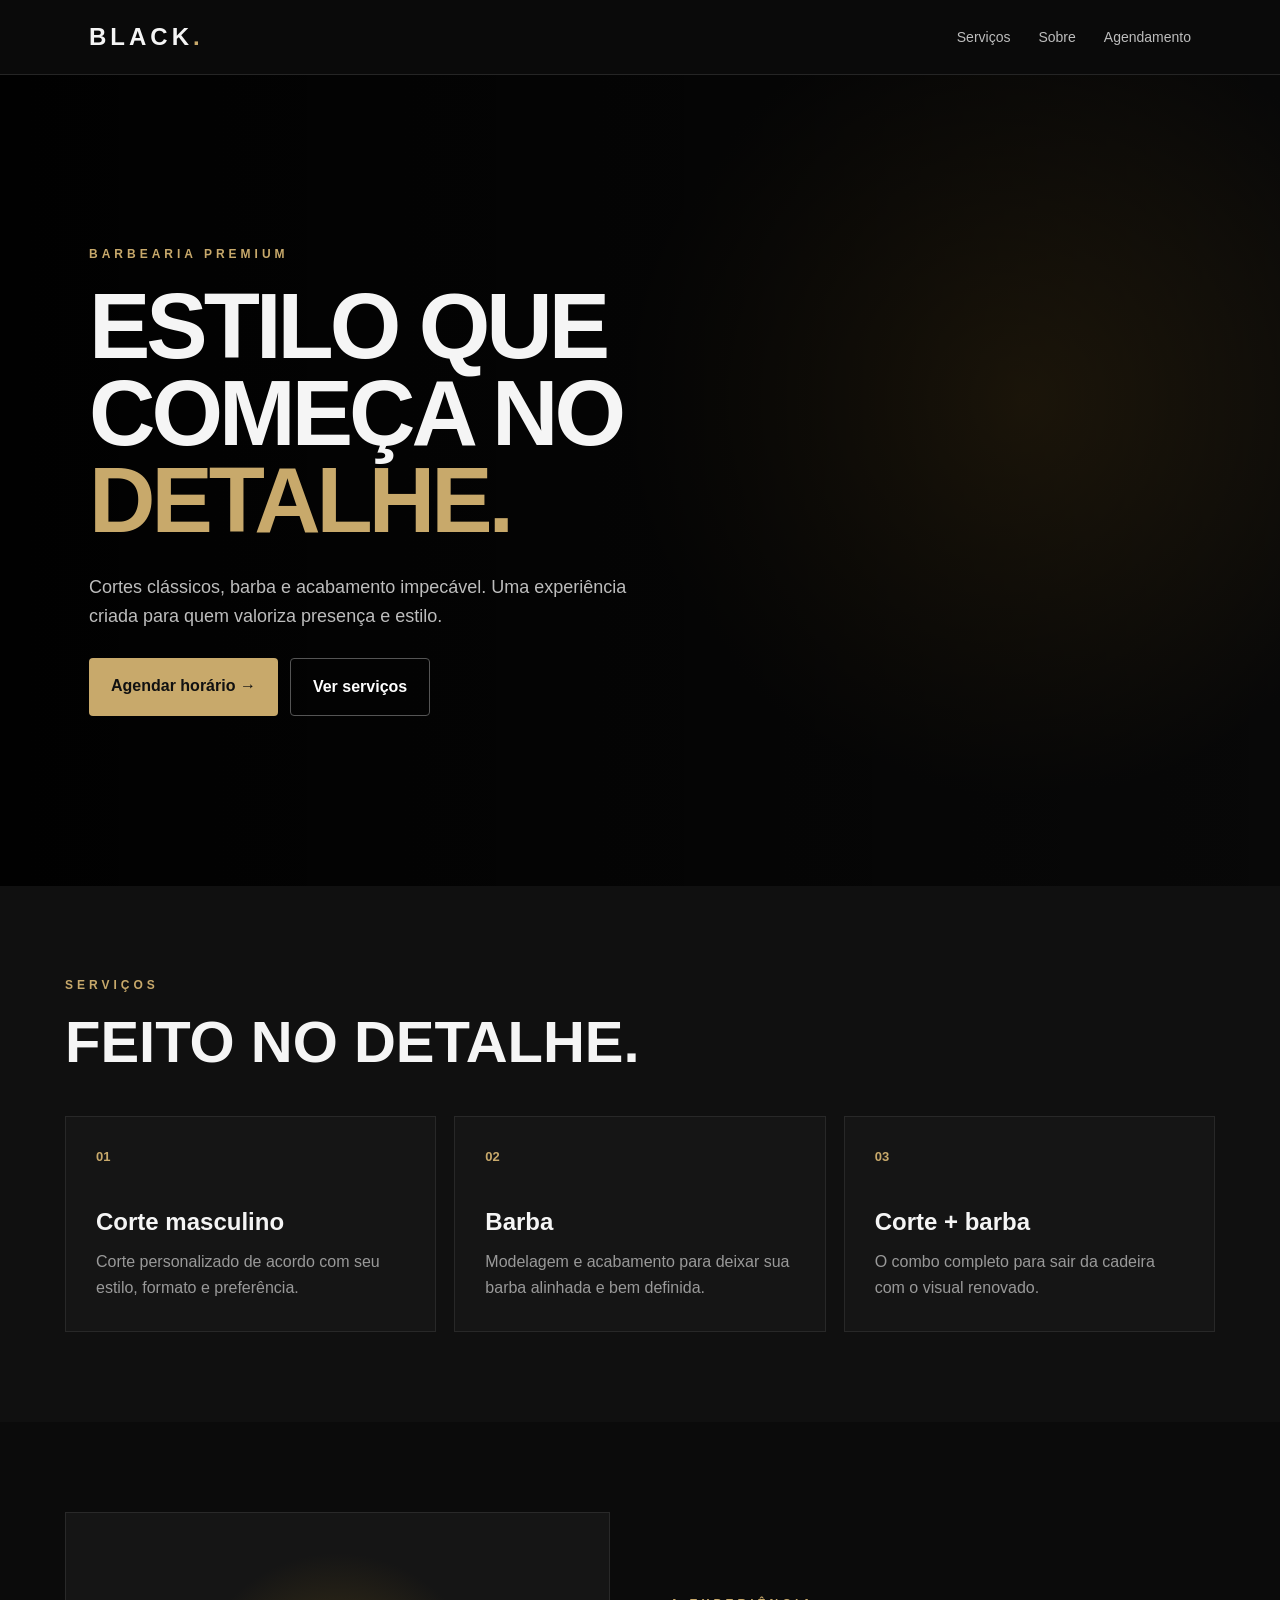
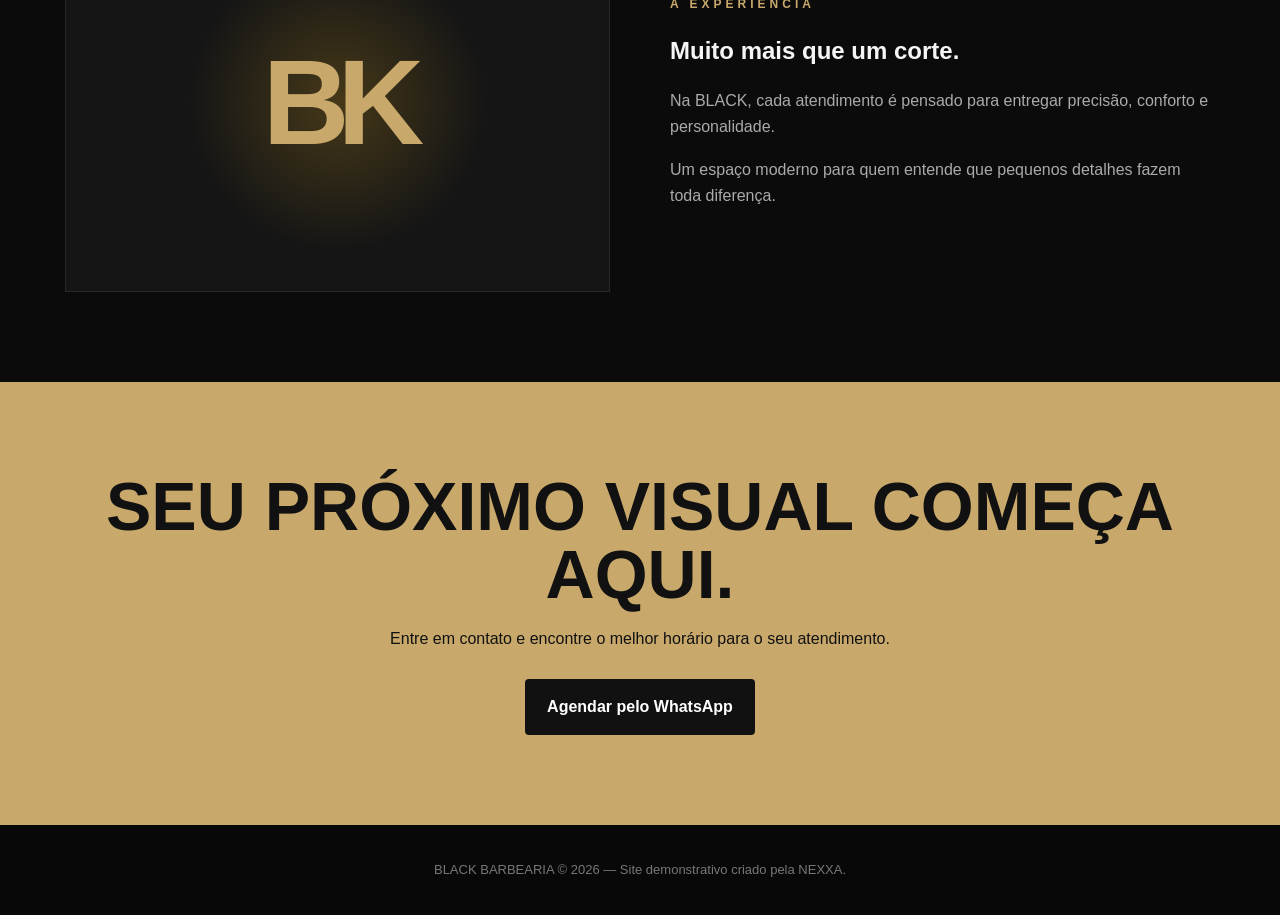
<file: exemplos/barbearia.html>
<!DOCTYPE html>
<html lang="pt-BR">
<head>
  <meta charset="UTF-8">
  <meta name="viewport" content="width=device-width, initial-scale=1.0">

  <title>BLACK — Barbearia</title>

  <style>
    * {
      box-sizing: border-box;
      margin: 0;
      padding: 0;
    }

    html {
      scroll-behavior: smooth;
    }

    body {
      font-family: Arial, Helvetica, sans-serif;
      background: #0b0b0b;
      color: #f5f5f5;
      line-height: 1.6;
    }

    a {
      color: inherit;
      text-decoration: none;
    }

    header {
      position: sticky;
      top: 0;
      z-index: 20;
      background: rgba(11, 11, 11, 0.94);
      border-bottom: 1px solid #252525;
      backdrop-filter: blur(12px);
    }

    .nav {
      max-width: 1150px;
      margin: auto;
      padding: 18px 24px;
      display: flex;
      align-items: center;
      justify-content: space-between;
    }

    .logo {
      font-size: 24px;
      font-weight: 900;
      letter-spacing: 4px;
    }

    .logo span {
      color: #c8a96b;
    }

    .nav-links {
      display: flex;
      gap: 28px;
      font-size: 14px;
      color: #bdbdbd;
    }

    .nav-links a:hover {
      color: #c8a96b;
    }

    .hero {
      min-height: 88vh;
      display: flex;
      align-items: center;
      background:
        linear-gradient(90deg, rgba(0,0,0,.95), rgba(0,0,0,.55)),
        radial-gradient(circle at 80% 40%, #473719, transparent 35%),
        #111;
    }

    .hero-content {
      width: 1150px;
      max-width: 100%;
      margin: auto;
      padding: 80px 24px;
    }

    .tag {
      color: #c8a96b;
      text-transform: uppercase;
      letter-spacing: 4px;
      font-size: 12px;
      font-weight: bold;
      margin-bottom: 18px;
    }

    h1 {
      max-width: 760px;
      font-size: clamp(48px, 8vw, 92px);
      line-height: .95;
      text-transform: uppercase;
      letter-spacing: -4px;
    }

    h1 span {
      color: #c8a96b;
    }

    .hero p {
      max-width: 560px;
      color: #bdbdbd;
      font-size: 18px;
      margin: 28px 0;
    }

    .buttons {
      display: flex;
      flex-wrap: wrap;
      gap: 12px;
    }

    .btn {
      display: inline-block;
      padding: 15px 22px;
      border-radius: 4px;
      font-weight: bold;
      transition: .2s;
    }

    .btn-primary {
      background: #c8a96b;
      color: #111;
    }

    .btn-primary:hover {
      transform: translateY(-2px);
      background: #e0c58d;
    }

    .btn-secondary {
      border: 1px solid #555;
      color: #fff;
    }

    .btn-secondary:hover {
      border-color: #c8a96b;
      color: #c8a96b;
    }

    section {
      padding: 90px 24px;
    }

    .container {
      max-width: 1150px;
      margin: auto;
    }

    .section-title {
      margin-bottom: 45px;
    }

    .section-title h2 {
      font-size: clamp(34px, 5vw, 58px);
      line-height: 1;
      text-transform: uppercase;
      margin-top: 8px;
    }

    .services {
      background: #101010;
    }

    .service-grid {
      display: grid;
      grid-template-columns: repeat(3, 1fr);
      gap: 18px;
    }

    .service {
      border: 1px solid #282828;
      background: #151515;
      padding: 30px;
      transition: .25s;
    }

    .service:hover {
      transform: translateY(-5px);
      border-color: #c8a96b;
    }

    .service-number {
      color: #c8a96b;
      font-size: 13px;
      font-weight: bold;
    }

    .service h3 {
      margin: 35px 0 8px;
      font-size: 24px;
    }

    .service p {
      color: #999;
    }

    .about {
      display: grid;
      grid-template-columns: 1fr 1fr;
      gap: 60px;
      align-items: center;
    }

    .about-box {
      min-height: 380px;
      border: 1px solid #292929;
      background:
        radial-gradient(circle at center, #463919, transparent 45%),
        #151515;
      display: flex;
      align-items: center;
      justify-content: center;
    }

    .about-box strong {
      font-size: 120px;
      color: #c8a96b;
      letter-spacing: -12px;
    }

    .about-text p {
      color: #aaa;
      margin-top: 18px;
    }

    .booking {
      background: #c8a96b;
      color: #111;
      text-align: center;
    }

    .booking h2 {
      font-size: clamp(38px, 6vw, 68px);
      line-height: 1;
      text-transform: uppercase;
    }

    .booking p {
      margin: 18px auto 28px;
      max-width: 600px;
    }

    .booking .btn {
      background: #111;
      color: #fff;
    }

    footer {
      padding: 35px 24px;
      background: #080808;
      text-align: center;
      color: #777;
      font-size: 13px;
    }

    @media (max-width: 750px) {
      .nav-links {
        display: none;
      }

      .hero {
        min-height: 80vh;
      }

      .service-grid {
        grid-template-columns: 1fr;
      }

      .about {
        grid-template-columns: 1fr;
        gap: 35px;
      }

      .about-box {
        min-height: 280px;
      }

      .about-box strong {
        font-size: 90px;
      }

      section {
        padding: 70px 20px;
      }
    }
  </style>
</head>

<body>

  <header>
    <nav class="nav">
      <a href="#" class="logo">BLACK<span>.</span></a>

      <div class="nav-links">
        <a href="#servicos">Serviços</a>
        <a href="#sobre">Sobre</a>
        <a href="#agendamento">Agendamento</a>
      </div>
    </nav>
  </header>

  <main>

    <section class="hero">
      <div class="hero-content">

        <div class="tag">Barbearia premium</div>

        <h1>
          Estilo que<br>
          começa no <span>detalhe.</span>
        </h1>

        <p>
          Cortes clássicos, barba e acabamento impecável.
          Uma experiência criada para quem valoriza presença e estilo.
        </p>

        <div class="buttons">
          <a href="#agendamento" class="btn btn-primary">
            Agendar horário →
          </a>

          <a href="#servicos" class="btn btn-secondary">
            Ver serviços
          </a>
        </div>

      </div>
    </section>

    <section class="services" id="servicos">
      <div class="container">

        <div class="section-title">
          <div class="tag">Serviços</div>
          <h2>Feito no detalhe.</h2>
        </div>

        <div class="service-grid">

          <article class="service">
            <div class="service-number">01</div>
            <h3>Corte masculino</h3>
            <p>
              Corte personalizado de acordo com seu estilo,
              formato e preferência.
            </p>
          </article>

          <article class="service">
            <div class="service-number">02</div>
            <h3>Barba</h3>
            <p>
              Modelagem e acabamento para deixar sua barba
              alinhada e bem definida.
            </p>
          </article>

          <article class="service">
            <div class="service-number">03</div>
            <h3>Corte + barba</h3>
            <p>
              O combo completo para sair da cadeira
              com o visual renovado.
            </p>
          </article>

        </div>
      </div>
    </section>

    <section id="sobre">
      <div class="container about">

        <div class="about-box">
          <strong>BK</strong>
        </div>

        <div class="about-text">
          <div class="tag">A experiência</div>

          <h2>
            Muito mais que um corte.
          </h2>

          <p>
            Na BLACK, cada atendimento é pensado para entregar
            precisão, conforto e personalidade.
          </p>

          <p>
            Um espaço moderno para quem entende que pequenos
            detalhes fazem toda diferença.
          </p>
        </div>

      </div>
    </section>

    <section class="booking" id="agendamento">
      <div class="container">

        <h2>Seu próximo visual começa aqui.</h2>

        <p>
          Entre em contato e encontre o melhor horário
          para o seu atendimento.
        </p>

        <a
          class="btn"
          href="https://wa.me/5500000000000?text=Olá!%20Gostaria%20de%20agendar%20um%20horário."
          target="_blank"
          rel="noopener"
        >
          Agendar pelo WhatsApp
        </a>

      </div>
    </section>

  </main>

  <footer>
    BLACK BARBEARIA © 2026 — Site demonstrativo criado pela NEXXA.
  </footer>

</body>
</html>
</file>
